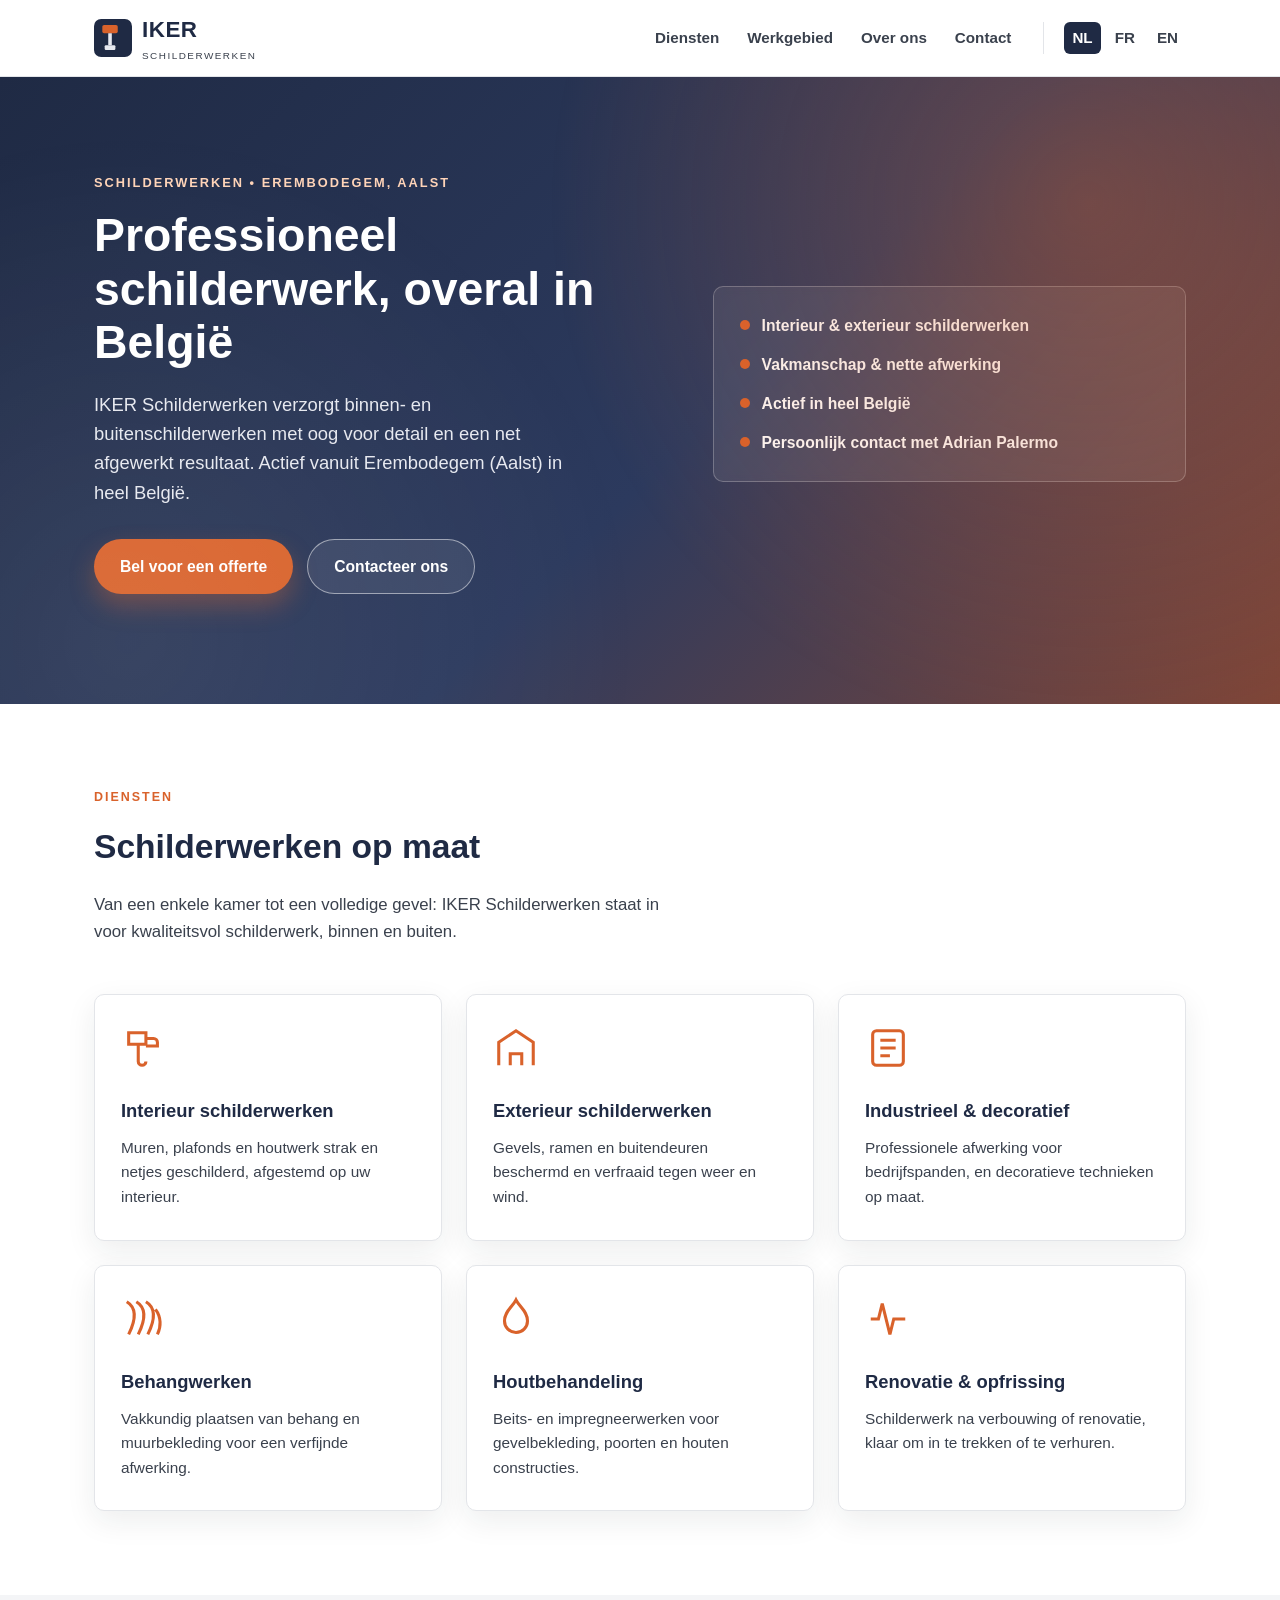
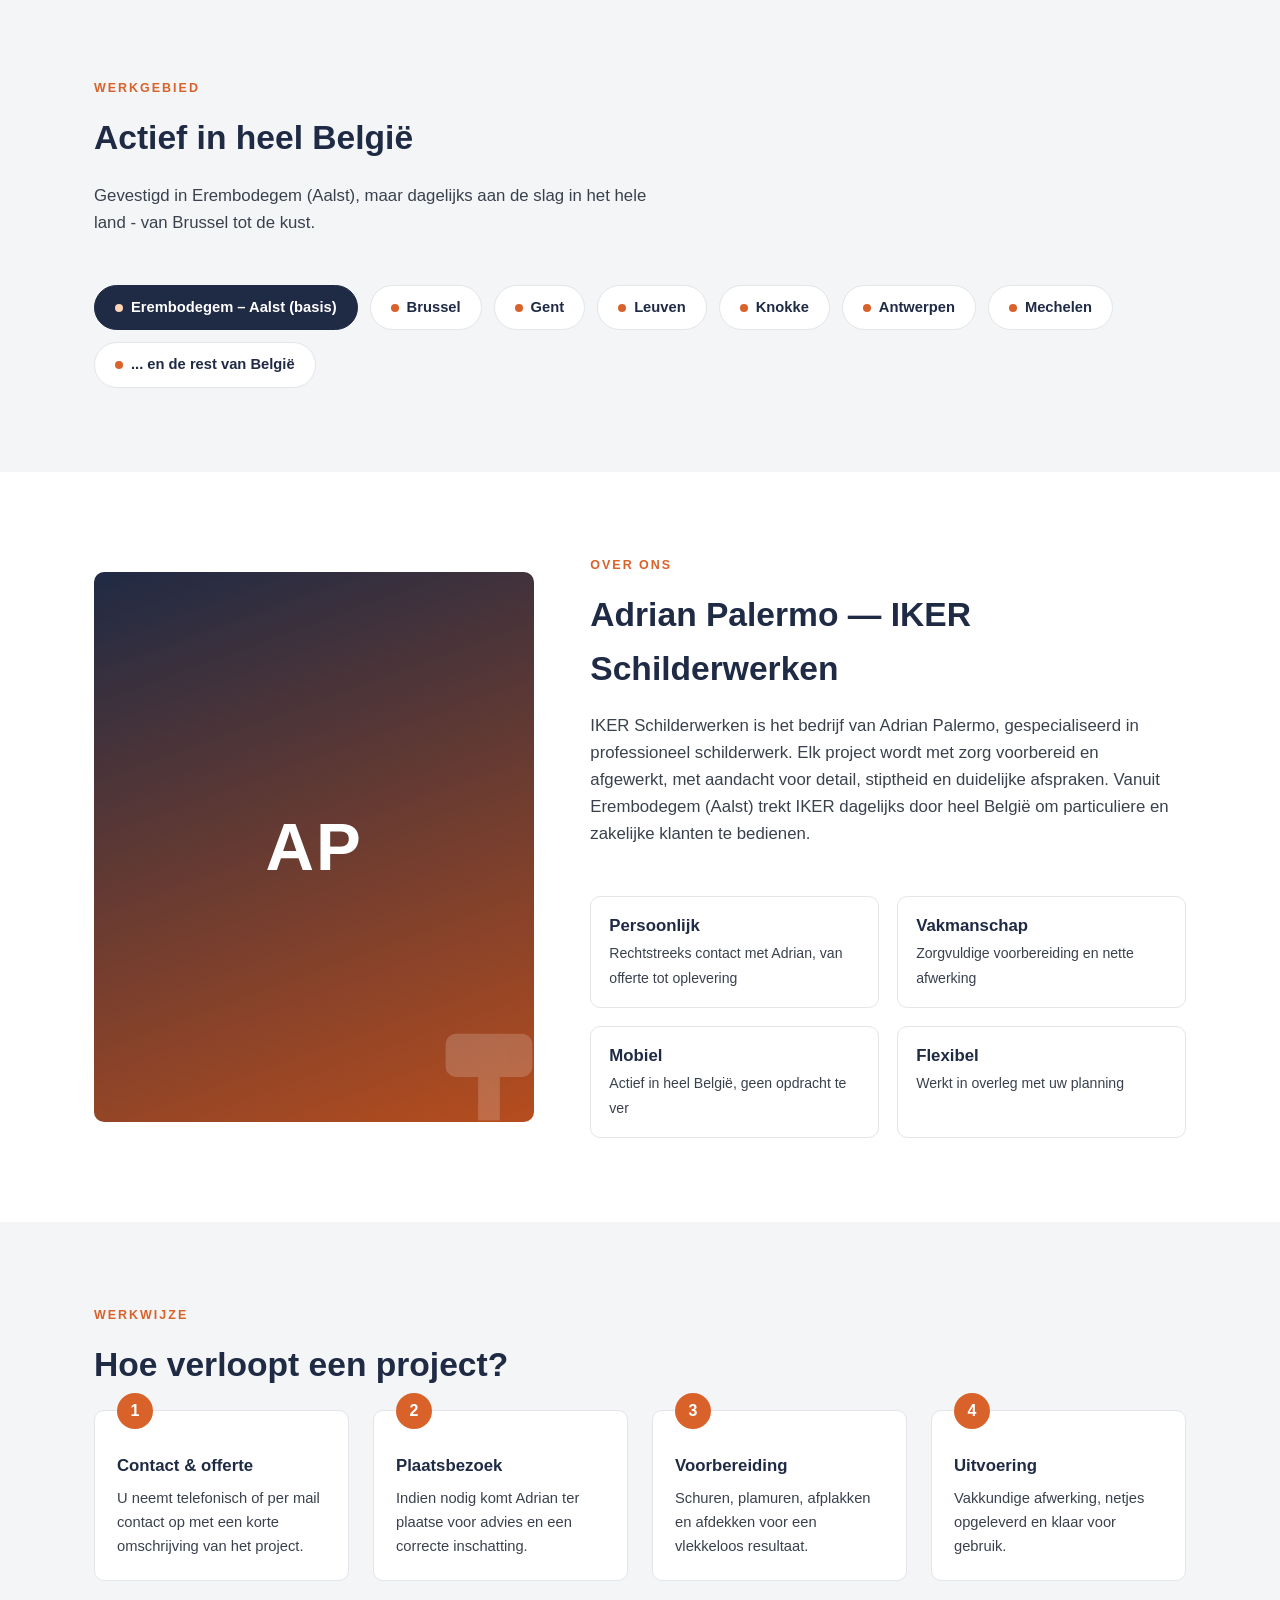
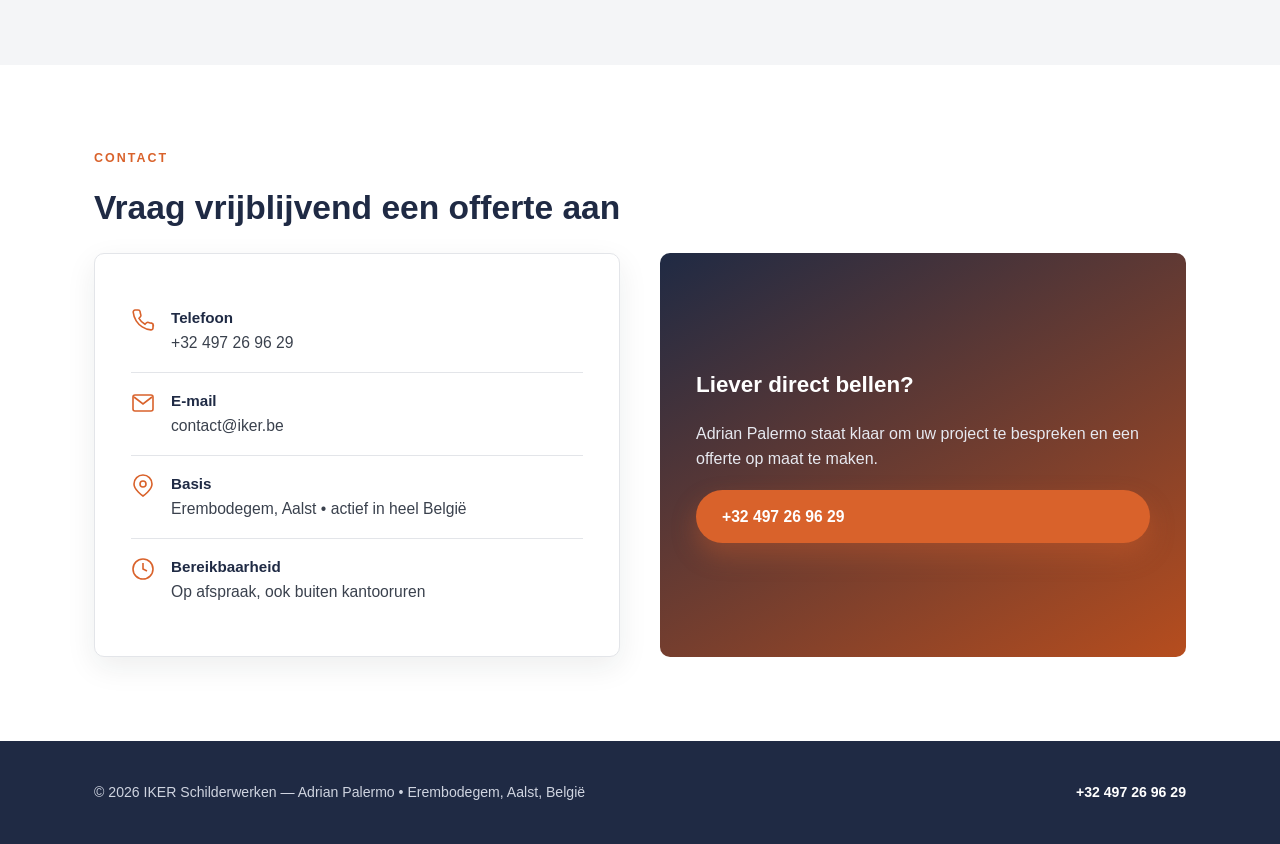
<file: index.html>
<!DOCTYPE html>
<html lang="nl">
<head>
<meta charset="UTF-8">
<meta name="viewport" content="width=device-width, initial-scale=1.0">
<title>IKER Schilderwerken | Professioneel schilderwerk in heel België</title>
<meta name="description" content="IKER Schilderwerken - professionele binnen- en buitenschilderwerken, actief in heel België: Aalst, Brussel, Gent, Leuven, Knokke en meer.">
<link rel="icon" type="image/svg+xml" href="assets/img/favicon.svg">
<link rel="stylesheet" href="assets/css/style.css">
</head>
<body>

<header class="site-header">
  <div class="container">
    <a class="brand" href="index.html">
      <svg class="mark" viewBox="0 0 64 64" fill="none" xmlns="http://www.w3.org/2000/svg">
        <rect width="64" height="64" rx="12" fill="#1f2a44"/>
        <rect x="14" y="10" width="26" height="14" rx="3" fill="#d9622b"/>
        <rect x="24" y="24" width="6" height="20" fill="#e7e9f0"/>
        <rect x="18" y="44" width="18" height="8" rx="2" fill="#e7e9f0"/>
      </svg>
      <span>IKER<br><small>Schilderwerken</small></span>
    </a>
    <button class="nav-toggle" aria-label="Menu">
      <span></span><span></span><span></span>
    </button>
    <nav class="main-nav">
      <a href="#diensten">Diensten</a>
      <a href="#werkgebied">Werkgebied</a>
      <a href="#over-ons">Over ons</a>
      <a href="#contact">Contact</a>
      <div class="lang-switch">
        <a href="index.html" class="active">NL</a>
        <a href="fr.html">FR</a>
        <a href="en.html">EN</a>
      </div>
    </nav>
  </div>
</header>

<section class="hero">
  <div class="container">
    <div>
      <p class="hero-eyebrow">Schilderwerken &bull; Erembodegem, Aalst</p>
      <h1>Professioneel schilderwerk, overal in België</h1>
      <p class="lead">IKER Schilderwerken verzorgt binnen- en buitenschilderwerken met oog voor detail en een net afgewerkt resultaat. Actief vanuit Erembodegem (Aalst) in heel België.</p>
      <div class="cta-row">
        <a class="btn btn-primary" href="tel:+32497269629">Bel voor een offerte</a>
        <a class="btn btn-ghost" href="#contact">Contacteer ons</a>
      </div>
    </div>
    <div class="hero-badge-card">
      <ul>
        <li><span class="dot"></span> Interieur &amp; exterieur schilderwerken</li>
        <li><span class="dot"></span> Vakmanschap &amp; nette afwerking</li>
        <li><span class="dot"></span> Actief in heel België</li>
        <li><span class="dot"></span> Persoonlijk contact met Adrian Palermo</li>
      </ul>
    </div>
  </div>
</section>

<section id="diensten">
  <div class="container">
    <p class="eyebrow">Diensten</p>
    <h2 class="section-title">Schilderwerken op maat</h2>
    <p class="section-intro">Van een enkele kamer tot een volledige gevel: IKER Schilderwerken staat in voor kwaliteitsvol schilderwerk, binnen en buiten.</p>
    <div class="services-grid">
      <div class="service-card">
        <svg class="icon" viewBox="0 0 24 24" fill="none" stroke="currentColor" stroke-width="1.6"><path d="M4 4h9v6H4z"/><path d="M13 7h4a2 2 0 0 1 2 2v2h-6"/><path d="M9 10v9a2 2 0 0 0 4 0"/></svg>
        <h3>Interieur schilderwerken</h3>
        <p>Muren, plafonds en houtwerk strak en netjes geschilderd, afgestemd op uw interieur.</p>
      </div>
      <div class="service-card">
        <svg class="icon" viewBox="0 0 24 24" fill="none" stroke="currentColor" stroke-width="1.6"><path d="M3 21V9l9-6 9 6v12"/><path d="M9 21v-6h6v6"/></svg>
        <h3>Exterieur schilderwerken</h3>
        <p>Gevels, ramen en buitendeuren beschermd en verfraaid tegen weer en wind.</p>
      </div>
      <div class="service-card">
        <svg class="icon" viewBox="0 0 24 24" fill="none" stroke="currentColor" stroke-width="1.6"><rect x="4" y="3" width="16" height="18" rx="2"/><path d="M8 8h8M8 12h8M8 16h5"/></svg>
        <h3>Industrieel &amp; decoratief</h3>
        <p>Professionele afwerking voor bedrijfspanden, en decoratieve technieken op maat.</p>
      </div>
      <div class="service-card">
        <svg class="icon" viewBox="0 0 24 24" fill="none" stroke="currentColor" stroke-width="1.6"><path d="M4 20c4-8 4-14-1-17M9 20c4-8 4-14-1-17M14 20c4-8 4-14-1-17M19 20c2-4 2-9-1-13"/></svg>
        <h3>Behangwerken</h3>
        <p>Vakkundig plaatsen van behang en muurbekleding voor een verfijnde afwerking.</p>
      </div>
      <div class="service-card">
        <svg class="icon" viewBox="0 0 24 24" fill="none" stroke="currentColor" stroke-width="1.6"><path d="M12 2c2 4 6 6 6 11a6 6 0 0 1-12 0c0-5 4-7 6-11z"/></svg>
        <h3>Houtbehandeling</h3>
        <p>Beits- en impregneerwerken voor gevelbekleding, poorten en houten constructies.</p>
      </div>
      <div class="service-card">
        <svg class="icon" viewBox="0 0 24 24" fill="none" stroke="currentColor" stroke-width="1.6"><path d="M3 12h4l2-8 4 16 2-8h6"/></svg>
        <h3>Renovatie &amp; opfrissing</h3>
        <p>Schilderwerk na verbouwing of renovatie, klaar om in te trekken of te verhuren.</p>
      </div>
    </div>
  </div>
</section>

<section id="werkgebied" class="section-alt">
  <div class="container">
    <p class="eyebrow">Werkgebied</p>
    <h2 class="section-title">Actief in heel België</h2>
    <p class="section-intro">Gevestigd in Erembodegem (Aalst), maar dagelijks aan de slag in het hele land - van Brussel tot de kust.</p>
    <div class="coverage-map">
      <span class="city-chip hq">Erembodegem &ndash; Aalst (basis)</span>
      <span class="city-chip">Brussel</span>
      <span class="city-chip">Gent</span>
      <span class="city-chip">Leuven</span>
      <span class="city-chip">Knokke</span>
      <span class="city-chip">Antwerpen</span>
      <span class="city-chip">Mechelen</span>
      <span class="city-chip">... en de rest van België</span>
    </div>
  </div>
</section>

<section id="over-ons">
  <div class="container">
    <div class="about-grid">
      <div class="about-portrait">
        <span class="initials">AP</span>
        <svg class="roller" viewBox="0 0 24 24" fill="currentColor"><rect x="4" y="4" width="16" height="8" rx="2"/><rect x="10" y="12" width="4" height="8"/></svg>
      </div>
      <div>
        <p class="eyebrow">Over ons</p>
        <h2 class="section-title">Adrian Palermo &mdash; IKER Schilderwerken</h2>
        <p class="section-intro">IKER Schilderwerken is het bedrijf van Adrian Palermo, gespecialiseerd in professioneel schilderwerk. Elk project wordt met zorg voorbereid en afgewerkt, met aandacht voor detail, stiptheid en duidelijke afspraken. Vanuit Erembodegem (Aalst) trekt IKER dagelijks door heel België om particuliere en zakelijke klanten te bedienen.</p>
        <ul class="about-facts">
          <li><strong>Persoonlijk</strong><span>Rechtstreeks contact met Adrian, van offerte tot oplevering</span></li>
          <li><strong>Vakmanschap</strong><span>Zorgvuldige voorbereiding en nette afwerking</span></li>
          <li><strong>Mobiel</strong><span>Actief in heel België, geen opdracht te ver</span></li>
          <li><strong>Flexibel</strong><span>Werkt in overleg met uw planning</span></li>
        </ul>
      </div>
    </div>
  </div>
</section>

<section class="section-alt">
  <div class="container">
    <p class="eyebrow">Werkwijze</p>
    <h2 class="section-title">Hoe verloopt een project?</h2>
    <div class="process-list">
      <div class="process-step">
        <h3>Contact &amp; offerte</h3>
        <p>U neemt telefonisch of per mail contact op met een korte omschrijving van het project.</p>
      </div>
      <div class="process-step">
        <h3>Plaatsbezoek</h3>
        <p>Indien nodig komt Adrian ter plaatse voor advies en een correcte inschatting.</p>
      </div>
      <div class="process-step">
        <h3>Voorbereiding</h3>
        <p>Schuren, plamuren, afplakken en afdekken voor een vlekkeloos resultaat.</p>
      </div>
      <div class="process-step">
        <h3>Uitvoering</h3>
        <p>Vakkundige afwerking, netjes opgeleverd en klaar voor gebruik.</p>
      </div>
    </div>
  </div>
</section>

<section id="contact">
  <div class="container">
    <p class="eyebrow">Contact</p>
    <h2 class="section-title">Vraag vrijblijvend een offerte aan</h2>
    <div class="contact-grid">
      <div class="contact-card">
        <div class="contact-line">
          <svg class="icon" viewBox="0 0 24 24" fill="none" stroke="currentColor" stroke-width="1.6"><path d="M22 16.9v3a2 2 0 0 1-2.2 2 19.8 19.8 0 0 1-8.6-3 19.5 19.5 0 0 1-6-6 19.8 19.8 0 0 1-3-8.7A2 2 0 0 1 4.1 2h3a2 2 0 0 1 2 1.7c.1 1 .3 2 .7 3a2 2 0 0 1-.4 2.1L8 10.3a16 16 0 0 0 6 6l1.5-1.5a2 2 0 0 1 2.1-.4c1 .4 2 .6 3 .7a2 2 0 0 1 1.7 2z"/></svg>
          <div><strong>Telefoon</strong><a href="tel:+32497269629">+32 497 26 96 29</a></div>
        </div>
        <div class="contact-line">
          <svg class="icon" viewBox="0 0 24 24" fill="none" stroke="currentColor" stroke-width="1.6"><rect x="2" y="4" width="20" height="16" rx="2"/><path d="m3 6 9 7 9-7"/></svg>
          <div><strong>E-mail</strong><a href="mailto:contact@iker.be">contact@iker.be</a></div>
        </div>
        <div class="contact-line">
          <svg class="icon" viewBox="0 0 24 24" fill="none" stroke="currentColor" stroke-width="1.6"><path d="M21 10c0 6-9 12-9 12S3 16 3 10a9 9 0 0 1 18 0z"/><circle cx="12" cy="10" r="3"/></svg>
          <div><strong>Basis</strong><span class="value">Erembodegem, Aalst &bull; actief in heel België</span></div>
        </div>
        <div class="contact-line">
          <svg class="icon" viewBox="0 0 24 24" fill="none" stroke="currentColor" stroke-width="1.6"><circle cx="12" cy="12" r="10"/><path d="M12 6v6l4 2"/></svg>
          <div><strong>Bereikbaarheid</strong><span class="value">Op afspraak, ook buiten kantooruren</span></div>
        </div>
      </div>
      <div class="contact-cta">
        <h3>Liever direct bellen?</h3>
        <p>Adrian Palermo staat klaar om uw project te bespreken en een offerte op maat te maken.</p>
        <a class="btn btn-primary" href="tel:+32497269629">+32 497 26 96 29</a>
      </div>
    </div>
  </div>
</section>

<footer>
  <div class="container">
    <span>&copy; <span id="year"></span> IKER Schilderwerken &mdash; Adrian Palermo &bull; Erembodegem, Aalst, België</span>
    <a href="tel:+32497269629">+32 497 26 96 29</a>
  </div>
</footer>

<script>document.getElementById("year").textContent = new Date().getFullYear();</script>
<script src="assets/js/main.js"></script>
</body>
</html>
</file>
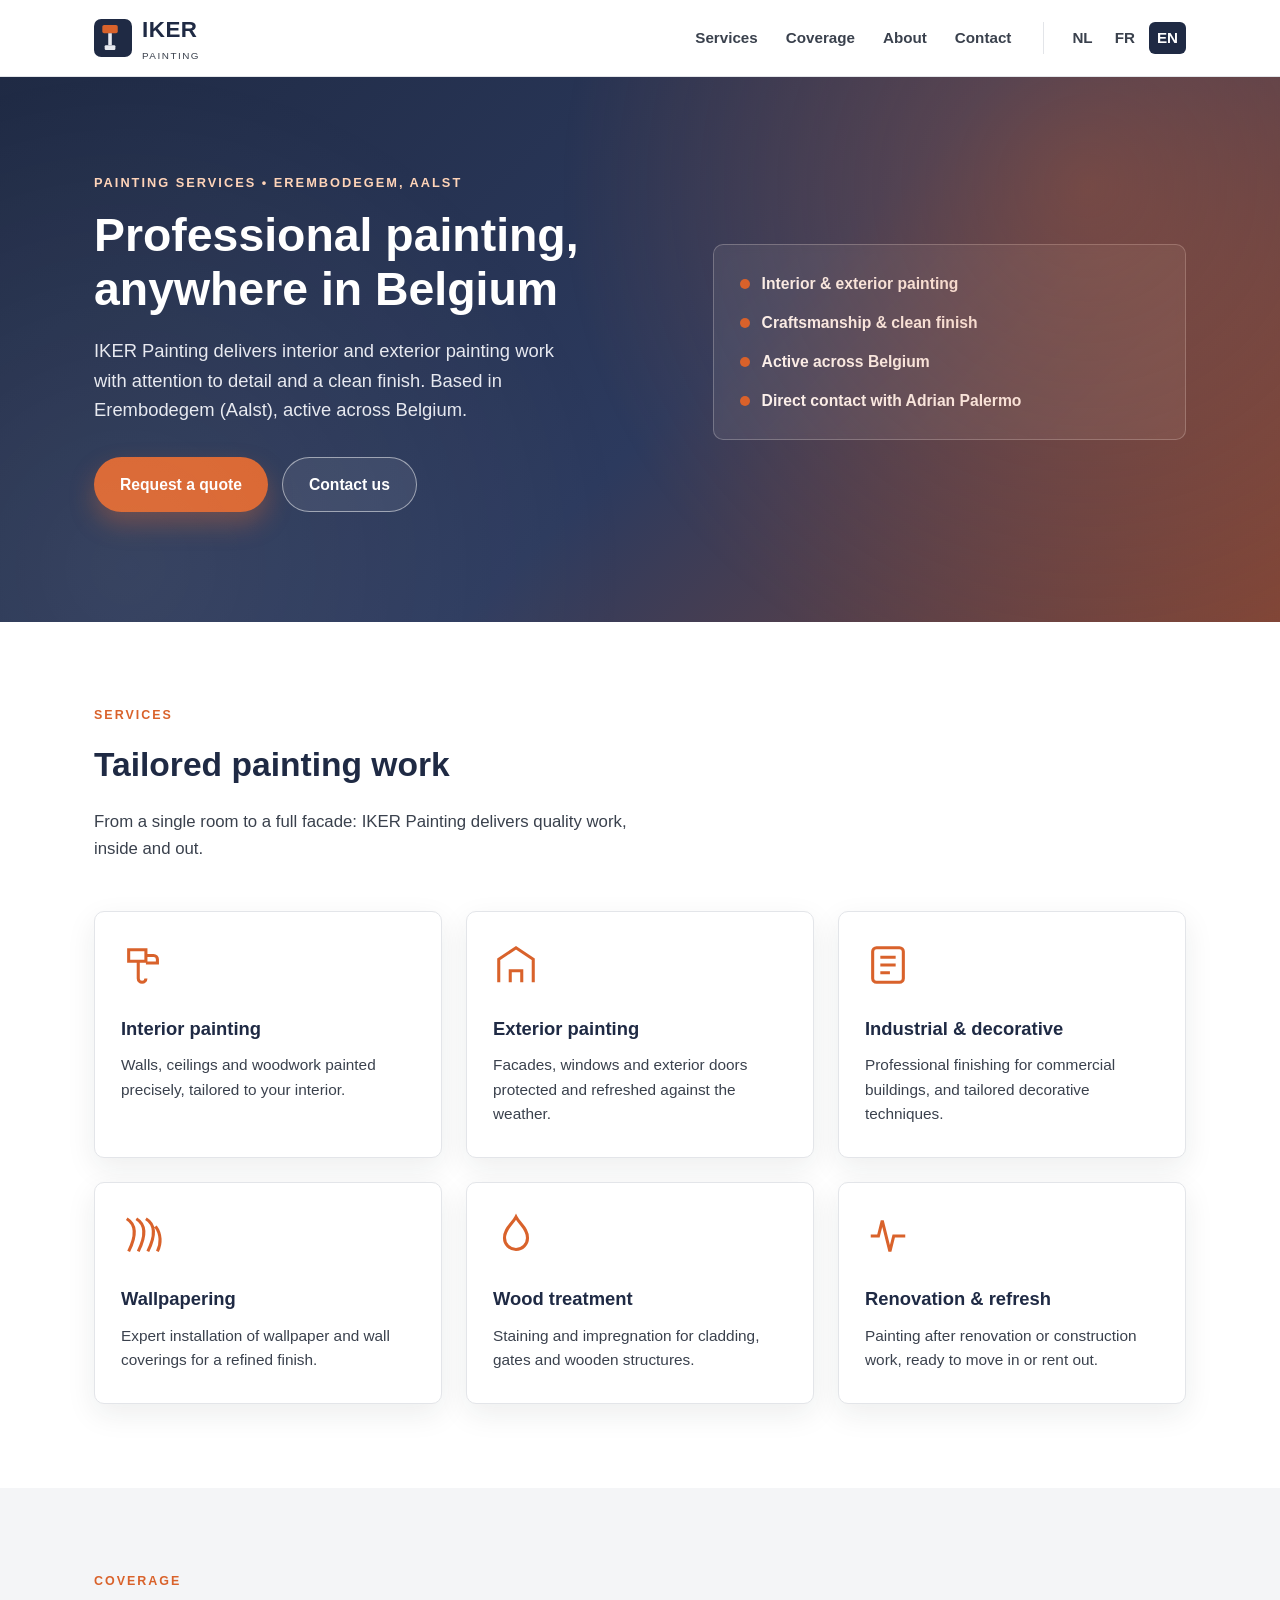
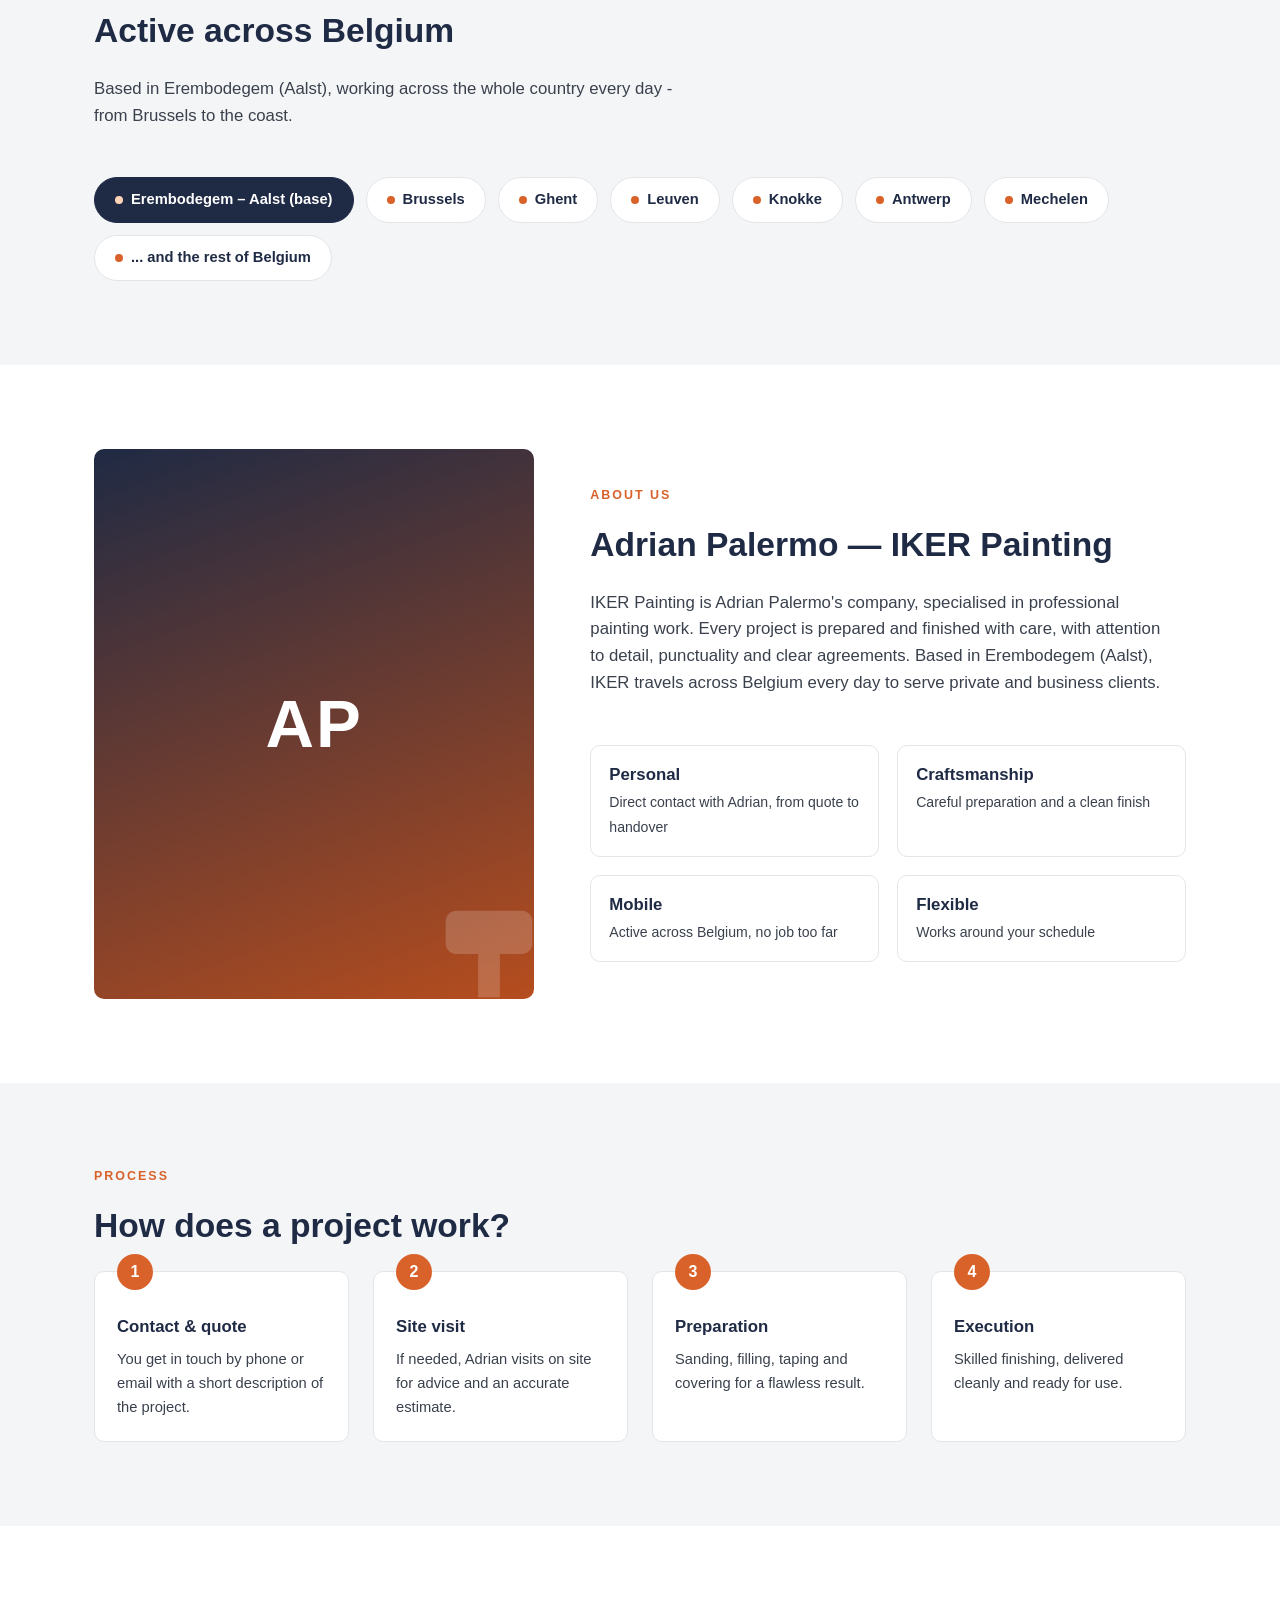
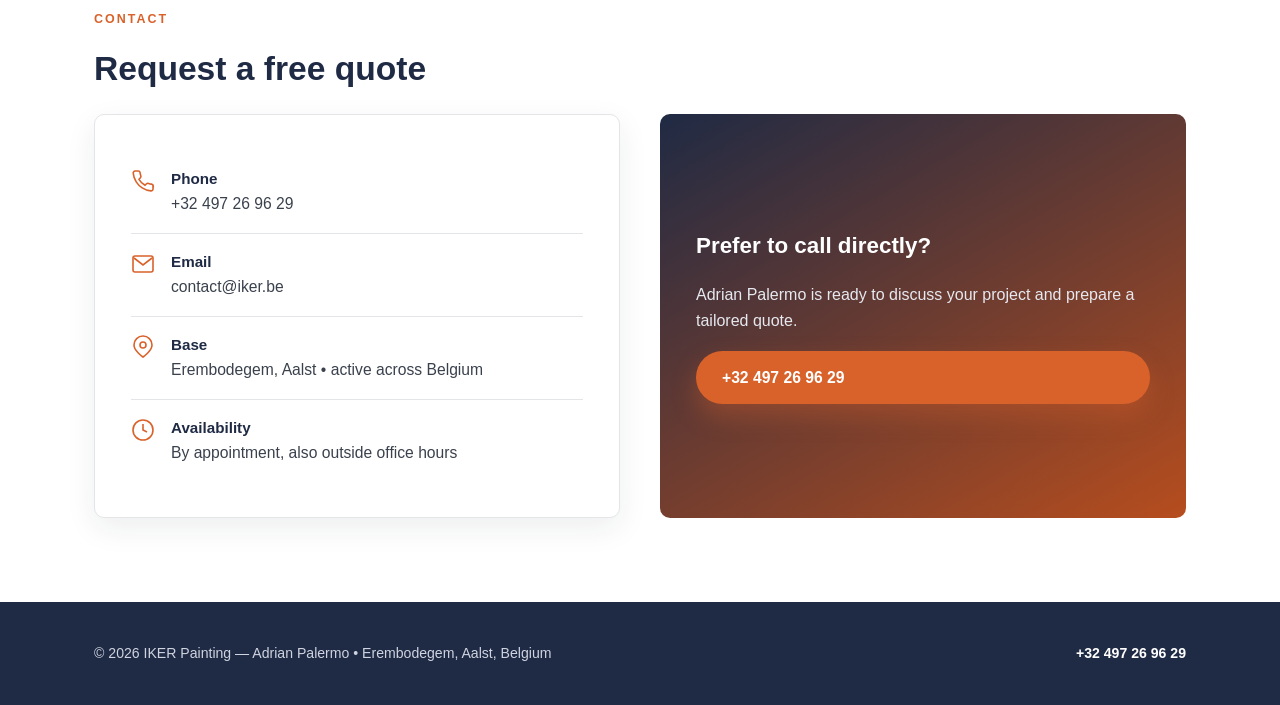
<file: en.html>
<!DOCTYPE html>
<html lang="en">
<head>
<meta charset="UTF-8">
<meta name="viewport" content="width=device-width, initial-scale=1.0">
<title>IKER Painting | Professional Painting Services Across Belgium</title>
<meta name="description" content="IKER Painting - professional interior and exterior painting services, active across Belgium: Aalst, Brussels, Ghent, Leuven, Knokke and more.">
<link rel="icon" type="image/svg+xml" href="assets/img/favicon.svg">
<link rel="stylesheet" href="assets/css/style.css">
</head>
<body>

<header class="site-header">
  <div class="container">
    <a class="brand" href="en.html">
      <svg class="mark" viewBox="0 0 64 64" fill="none" xmlns="http://www.w3.org/2000/svg">
        <rect width="64" height="64" rx="12" fill="#1f2a44"/>
        <rect x="14" y="10" width="26" height="14" rx="3" fill="#d9622b"/>
        <rect x="24" y="24" width="6" height="20" fill="#e7e9f0"/>
        <rect x="18" y="44" width="18" height="8" rx="2" fill="#e7e9f0"/>
      </svg>
      <span>IKER<br><small>Painting</small></span>
    </a>
    <button class="nav-toggle" aria-label="Menu">
      <span></span><span></span><span></span>
    </button>
    <nav class="main-nav">
      <a href="#services">Services</a>
      <a href="#coverage">Coverage</a>
      <a href="#about">About</a>
      <a href="#contact">Contact</a>
      <div class="lang-switch">
        <a href="index.html">NL</a>
        <a href="fr.html">FR</a>
        <a href="en.html" class="active">EN</a>
      </div>
    </nav>
  </div>
</header>

<section class="hero">
  <div class="container">
    <div>
      <p class="hero-eyebrow">Painting Services &bull; Erembodegem, Aalst</p>
      <h1>Professional painting, anywhere in Belgium</h1>
      <p class="lead">IKER Painting delivers interior and exterior painting work with attention to detail and a clean finish. Based in Erembodegem (Aalst), active across Belgium.</p>
      <div class="cta-row">
        <a class="btn btn-primary" href="tel:+32497269629">Request a quote</a>
        <a class="btn btn-ghost" href="#contact">Contact us</a>
      </div>
    </div>
    <div class="hero-badge-card">
      <ul>
        <li><span class="dot"></span> Interior &amp; exterior painting</li>
        <li><span class="dot"></span> Craftsmanship &amp; clean finish</li>
        <li><span class="dot"></span> Active across Belgium</li>
        <li><span class="dot"></span> Direct contact with Adrian Palermo</li>
      </ul>
    </div>
  </div>
</section>

<section id="services">
  <div class="container">
    <p class="eyebrow">Services</p>
    <h2 class="section-title">Tailored painting work</h2>
    <p class="section-intro">From a single room to a full facade: IKER Painting delivers quality work, inside and out.</p>
    <div class="services-grid">
      <div class="service-card">
        <svg class="icon" viewBox="0 0 24 24" fill="none" stroke="currentColor" stroke-width="1.6"><path d="M4 4h9v6H4z"/><path d="M13 7h4a2 2 0 0 1 2 2v2h-6"/><path d="M9 10v9a2 2 0 0 0 4 0"/></svg>
        <h3>Interior painting</h3>
        <p>Walls, ceilings and woodwork painted precisely, tailored to your interior.</p>
      </div>
      <div class="service-card">
        <svg class="icon" viewBox="0 0 24 24" fill="none" stroke="currentColor" stroke-width="1.6"><path d="M3 21V9l9-6 9 6v12"/><path d="M9 21v-6h6v6"/></svg>
        <h3>Exterior painting</h3>
        <p>Facades, windows and exterior doors protected and refreshed against the weather.</p>
      </div>
      <div class="service-card">
        <svg class="icon" viewBox="0 0 24 24" fill="none" stroke="currentColor" stroke-width="1.6"><rect x="4" y="3" width="16" height="18" rx="2"/><path d="M8 8h8M8 12h8M8 16h5"/></svg>
        <h3>Industrial &amp; decorative</h3>
        <p>Professional finishing for commercial buildings, and tailored decorative techniques.</p>
      </div>
      <div class="service-card">
        <svg class="icon" viewBox="0 0 24 24" fill="none" stroke="currentColor" stroke-width="1.6"><path d="M4 20c4-8 4-14-1-17M9 20c4-8 4-14-1-17M14 20c4-8 4-14-1-17M19 20c2-4 2-9-1-13"/></svg>
        <h3>Wallpapering</h3>
        <p>Expert installation of wallpaper and wall coverings for a refined finish.</p>
      </div>
      <div class="service-card">
        <svg class="icon" viewBox="0 0 24 24" fill="none" stroke="currentColor" stroke-width="1.6"><path d="M12 2c2 4 6 6 6 11a6 6 0 0 1-12 0c0-5 4-7 6-11z"/></svg>
        <h3>Wood treatment</h3>
        <p>Staining and impregnation for cladding, gates and wooden structures.</p>
      </div>
      <div class="service-card">
        <svg class="icon" viewBox="0 0 24 24" fill="none" stroke="currentColor" stroke-width="1.6"><path d="M3 12h4l2-8 4 16 2-8h6"/></svg>
        <h3>Renovation &amp; refresh</h3>
        <p>Painting after renovation or construction work, ready to move in or rent out.</p>
      </div>
    </div>
  </div>
</section>

<section id="coverage" class="section-alt">
  <div class="container">
    <p class="eyebrow">Coverage</p>
    <h2 class="section-title">Active across Belgium</h2>
    <p class="section-intro">Based in Erembodegem (Aalst), working across the whole country every day - from Brussels to the coast.</p>
    <div class="coverage-map">
      <span class="city-chip hq">Erembodegem &ndash; Aalst (base)</span>
      <span class="city-chip">Brussels</span>
      <span class="city-chip">Ghent</span>
      <span class="city-chip">Leuven</span>
      <span class="city-chip">Knokke</span>
      <span class="city-chip">Antwerp</span>
      <span class="city-chip">Mechelen</span>
      <span class="city-chip">... and the rest of Belgium</span>
    </div>
  </div>
</section>

<section id="about">
  <div class="container">
    <div class="about-grid">
      <div class="about-portrait">
        <span class="initials">AP</span>
        <svg class="roller" viewBox="0 0 24 24" fill="currentColor"><rect x="4" y="4" width="16" height="8" rx="2"/><rect x="10" y="12" width="4" height="8"/></svg>
      </div>
      <div>
        <p class="eyebrow">About us</p>
        <h2 class="section-title">Adrian Palermo &mdash; IKER Painting</h2>
        <p class="section-intro">IKER Painting is Adrian Palermo's company, specialised in professional painting work. Every project is prepared and finished with care, with attention to detail, punctuality and clear agreements. Based in Erembodegem (Aalst), IKER travels across Belgium every day to serve private and business clients.</p>
        <ul class="about-facts">
          <li><strong>Personal</strong><span>Direct contact with Adrian, from quote to handover</span></li>
          <li><strong>Craftsmanship</strong><span>Careful preparation and a clean finish</span></li>
          <li><strong>Mobile</strong><span>Active across Belgium, no job too far</span></li>
          <li><strong>Flexible</strong><span>Works around your schedule</span></li>
        </ul>
      </div>
    </div>
  </div>
</section>

<section class="section-alt">
  <div class="container">
    <p class="eyebrow">Process</p>
    <h2 class="section-title">How does a project work?</h2>
    <div class="process-list">
      <div class="process-step">
        <h3>Contact &amp; quote</h3>
        <p>You get in touch by phone or email with a short description of the project.</p>
      </div>
      <div class="process-step">
        <h3>Site visit</h3>
        <p>If needed, Adrian visits on site for advice and an accurate estimate.</p>
      </div>
      <div class="process-step">
        <h3>Preparation</h3>
        <p>Sanding, filling, taping and covering for a flawless result.</p>
      </div>
      <div class="process-step">
        <h3>Execution</h3>
        <p>Skilled finishing, delivered cleanly and ready for use.</p>
      </div>
    </div>
  </div>
</section>

<section id="contact">
  <div class="container">
    <p class="eyebrow">Contact</p>
    <h2 class="section-title">Request a free quote</h2>
    <div class="contact-grid">
      <div class="contact-card">
        <div class="contact-line">
          <svg class="icon" viewBox="0 0 24 24" fill="none" stroke="currentColor" stroke-width="1.6"><path d="M22 16.9v3a2 2 0 0 1-2.2 2 19.8 19.8 0 0 1-8.6-3 19.5 19.5 0 0 1-6-6 19.8 19.8 0 0 1-3-8.7A2 2 0 0 1 4.1 2h3a2 2 0 0 1 2 1.7c.1 1 .3 2 .7 3a2 2 0 0 1-.4 2.1L8 10.3a16 16 0 0 0 6 6l1.5-1.5a2 2 0 0 1 2.1-.4c1 .4 2 .6 3 .7a2 2 0 0 1 1.7 2z"/></svg>
          <div><strong>Phone</strong><a href="tel:+32497269629">+32 497 26 96 29</a></div>
        </div>
        <div class="contact-line">
          <svg class="icon" viewBox="0 0 24 24" fill="none" stroke="currentColor" stroke-width="1.6"><rect x="2" y="4" width="20" height="16" rx="2"/><path d="m3 6 9 7 9-7"/></svg>
          <div><strong>Email</strong><a href="mailto:contact@iker.be">contact@iker.be</a></div>
        </div>
        <div class="contact-line">
          <svg class="icon" viewBox="0 0 24 24" fill="none" stroke="currentColor" stroke-width="1.6"><path d="M21 10c0 6-9 12-9 12S3 16 3 10a9 9 0 0 1 18 0z"/><circle cx="12" cy="10" r="3"/></svg>
          <div><strong>Base</strong><span class="value">Erembodegem, Aalst &bull; active across Belgium</span></div>
        </div>
        <div class="contact-line">
          <svg class="icon" viewBox="0 0 24 24" fill="none" stroke="currentColor" stroke-width="1.6"><circle cx="12" cy="12" r="10"/><path d="M12 6v6l4 2"/></svg>
          <div><strong>Availability</strong><span class="value">By appointment, also outside office hours</span></div>
        </div>
      </div>
      <div class="contact-cta">
        <h3>Prefer to call directly?</h3>
        <p>Adrian Palermo is ready to discuss your project and prepare a tailored quote.</p>
        <a class="btn btn-primary" href="tel:+32497269629">+32 497 26 96 29</a>
      </div>
    </div>
  </div>
</section>

<footer>
  <div class="container">
    <span>&copy; <span id="year"></span> IKER Painting &mdash; Adrian Palermo &bull; Erembodegem, Aalst, Belgium</span>
    <a href="tel:+32497269629">+32 497 26 96 29</a>
  </div>
</footer>

<script>document.getElementById("year").textContent = new Date().getFullYear();</script>
<script src="assets/js/main.js"></script>
</body>
</html>
</file>
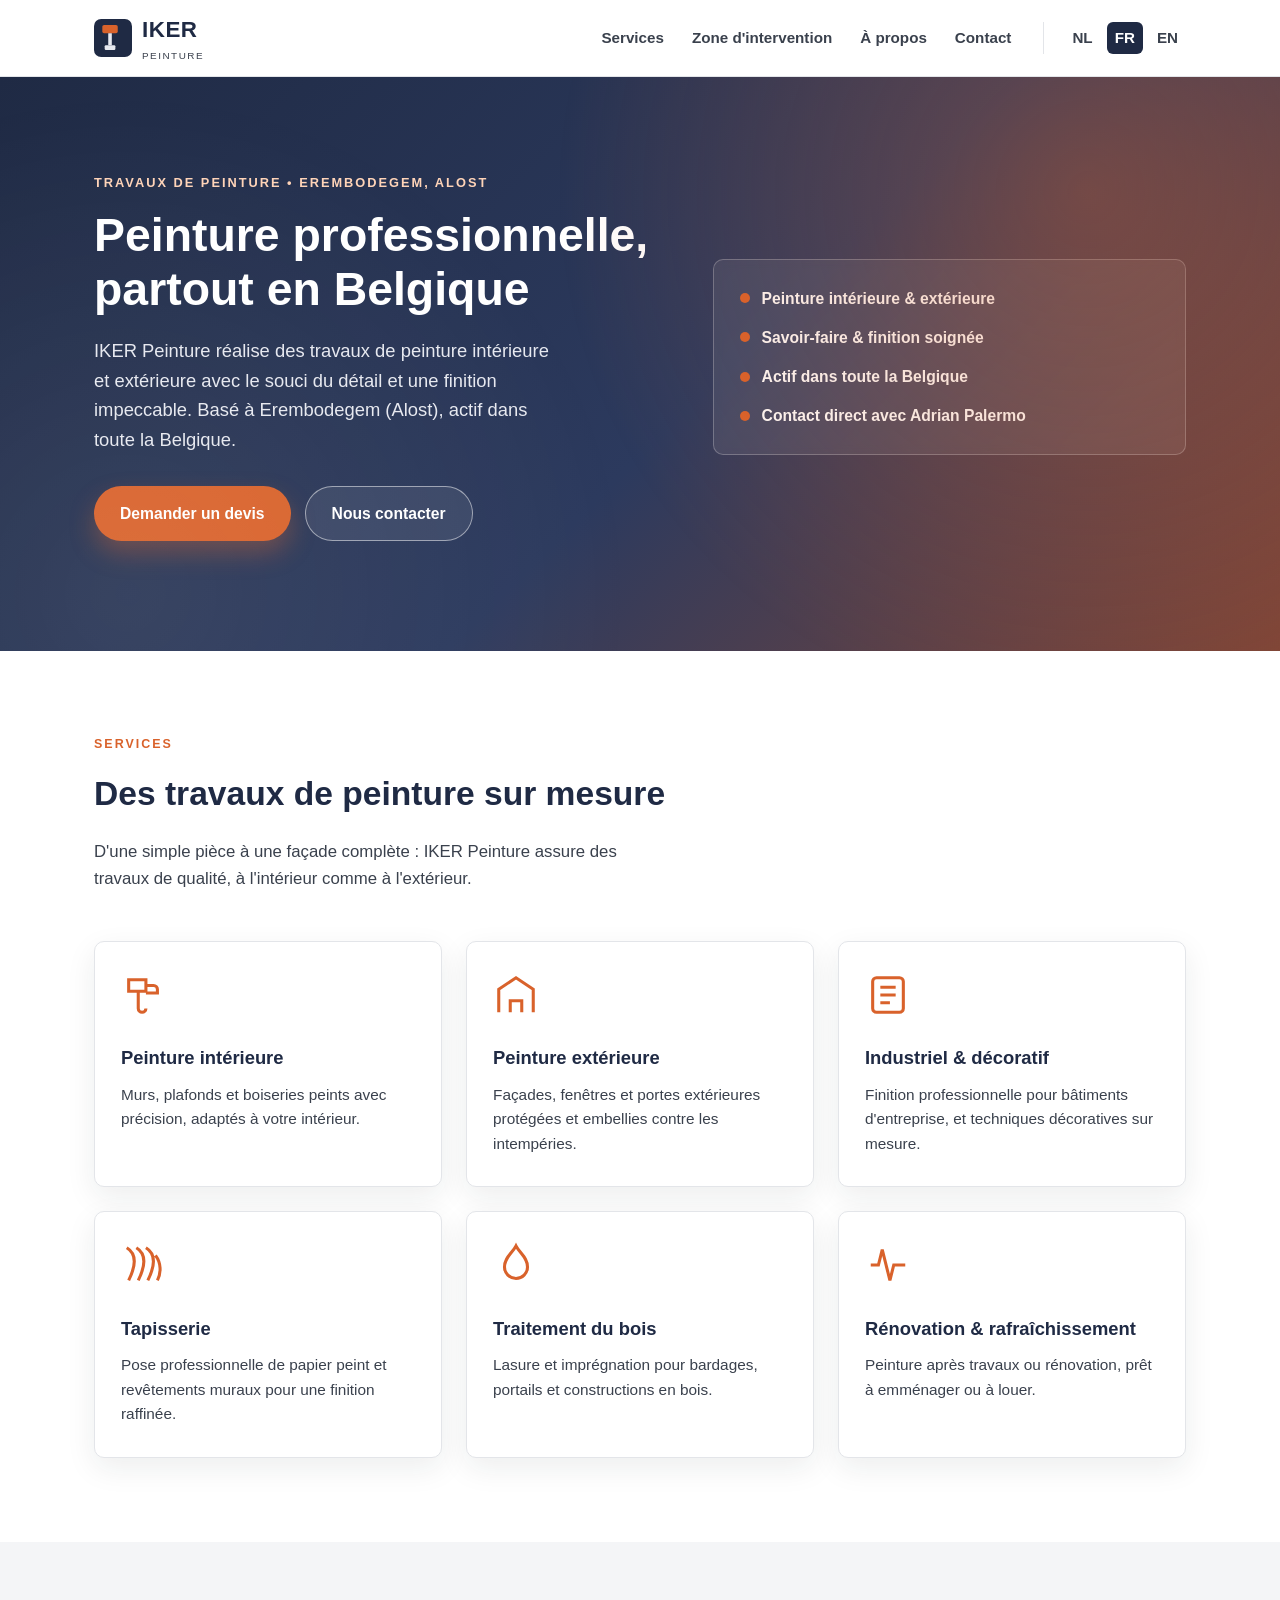
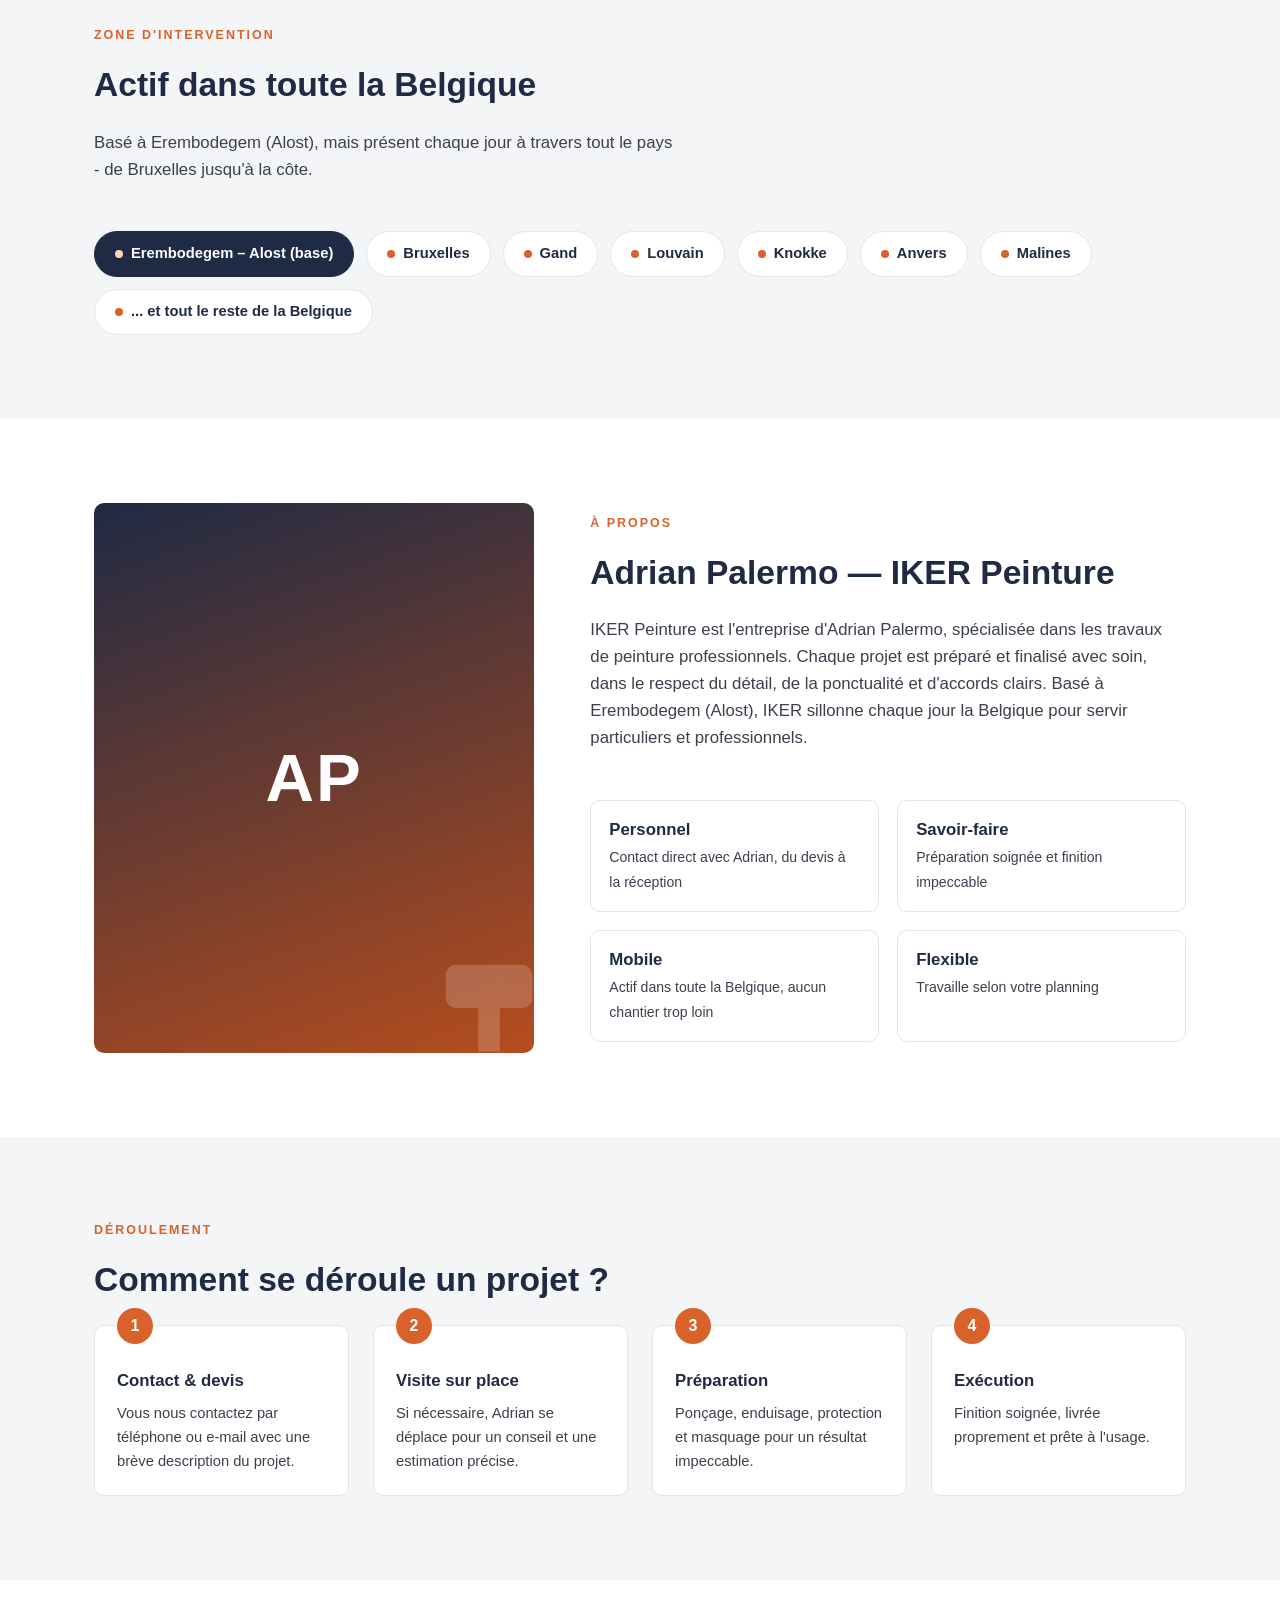
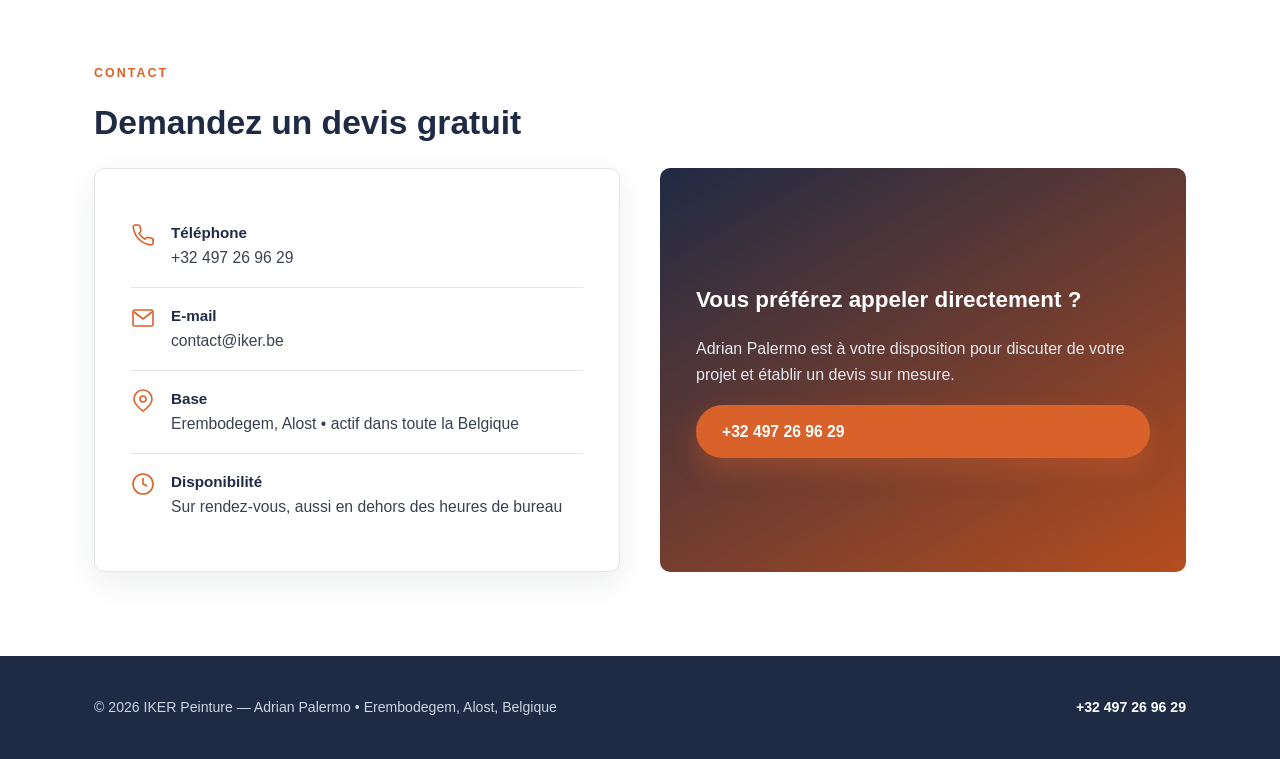
<file: fr.html>
<!DOCTYPE html>
<html lang="fr">
<head>
<meta charset="UTF-8">
<meta name="viewport" content="width=device-width, initial-scale=1.0">
<title>IKER Peinture | Travaux de peinture professionnels dans toute la Belgique</title>
<meta name="description" content="IKER Peinture - travaux de peinture intérieure et extérieure professionnels, actif dans toute la Belgique : Alost, Bruxelles, Gand, Louvain, Knokke et plus.">
<link rel="icon" type="image/svg+xml" href="assets/img/favicon.svg">
<link rel="stylesheet" href="assets/css/style.css">
</head>
<body>

<header class="site-header">
  <div class="container">
    <a class="brand" href="fr.html">
      <svg class="mark" viewBox="0 0 64 64" fill="none" xmlns="http://www.w3.org/2000/svg">
        <rect width="64" height="64" rx="12" fill="#1f2a44"/>
        <rect x="14" y="10" width="26" height="14" rx="3" fill="#d9622b"/>
        <rect x="24" y="24" width="6" height="20" fill="#e7e9f0"/>
        <rect x="18" y="44" width="18" height="8" rx="2" fill="#e7e9f0"/>
      </svg>
      <span>IKER<br><small>Peinture</small></span>
    </a>
    <button class="nav-toggle" aria-label="Menu">
      <span></span><span></span><span></span>
    </button>
    <nav class="main-nav">
      <a href="#services">Services</a>
      <a href="#zone">Zone d'intervention</a>
      <a href="#a-propos">À propos</a>
      <a href="#contact">Contact</a>
      <div class="lang-switch">
        <a href="index.html">NL</a>
        <a href="fr.html" class="active">FR</a>
        <a href="en.html">EN</a>
      </div>
    </nav>
  </div>
</header>

<section class="hero">
  <div class="container">
    <div>
      <p class="hero-eyebrow">Travaux de peinture &bull; Erembodegem, Alost</p>
      <h1>Peinture professionnelle, partout en Belgique</h1>
      <p class="lead">IKER Peinture réalise des travaux de peinture intérieure et extérieure avec le souci du détail et une finition impeccable. Basé à Erembodegem (Alost), actif dans toute la Belgique.</p>
      <div class="cta-row">
        <a class="btn btn-primary" href="tel:+32497269629">Demander un devis</a>
        <a class="btn btn-ghost" href="#contact">Nous contacter</a>
      </div>
    </div>
    <div class="hero-badge-card">
      <ul>
        <li><span class="dot"></span> Peinture intérieure &amp; extérieure</li>
        <li><span class="dot"></span> Savoir-faire &amp; finition soignée</li>
        <li><span class="dot"></span> Actif dans toute la Belgique</li>
        <li><span class="dot"></span> Contact direct avec Adrian Palermo</li>
      </ul>
    </div>
  </div>
</section>

<section id="services">
  <div class="container">
    <p class="eyebrow">Services</p>
    <h2 class="section-title">Des travaux de peinture sur mesure</h2>
    <p class="section-intro">D'une simple pièce à une façade complète : IKER Peinture assure des travaux de qualité, à l'intérieur comme à l'extérieur.</p>
    <div class="services-grid">
      <div class="service-card">
        <svg class="icon" viewBox="0 0 24 24" fill="none" stroke="currentColor" stroke-width="1.6"><path d="M4 4h9v6H4z"/><path d="M13 7h4a2 2 0 0 1 2 2v2h-6"/><path d="M9 10v9a2 2 0 0 0 4 0"/></svg>
        <h3>Peinture intérieure</h3>
        <p>Murs, plafonds et boiseries peints avec précision, adaptés à votre intérieur.</p>
      </div>
      <div class="service-card">
        <svg class="icon" viewBox="0 0 24 24" fill="none" stroke="currentColor" stroke-width="1.6"><path d="M3 21V9l9-6 9 6v12"/><path d="M9 21v-6h6v6"/></svg>
        <h3>Peinture extérieure</h3>
        <p>Façades, fenêtres et portes extérieures protégées et embellies contre les intempéries.</p>
      </div>
      <div class="service-card">
        <svg class="icon" viewBox="0 0 24 24" fill="none" stroke="currentColor" stroke-width="1.6"><rect x="4" y="3" width="16" height="18" rx="2"/><path d="M8 8h8M8 12h8M8 16h5"/></svg>
        <h3>Industriel &amp; décoratif</h3>
        <p>Finition professionnelle pour bâtiments d'entreprise, et techniques décoratives sur mesure.</p>
      </div>
      <div class="service-card">
        <svg class="icon" viewBox="0 0 24 24" fill="none" stroke="currentColor" stroke-width="1.6"><path d="M4 20c4-8 4-14-1-17M9 20c4-8 4-14-1-17M14 20c4-8 4-14-1-17M19 20c2-4 2-9-1-13"/></svg>
        <h3>Tapisserie</h3>
        <p>Pose professionnelle de papier peint et revêtements muraux pour une finition raffinée.</p>
      </div>
      <div class="service-card">
        <svg class="icon" viewBox="0 0 24 24" fill="none" stroke="currentColor" stroke-width="1.6"><path d="M12 2c2 4 6 6 6 11a6 6 0 0 1-12 0c0-5 4-7 6-11z"/></svg>
        <h3>Traitement du bois</h3>
        <p>Lasure et imprégnation pour bardages, portails et constructions en bois.</p>
      </div>
      <div class="service-card">
        <svg class="icon" viewBox="0 0 24 24" fill="none" stroke="currentColor" stroke-width="1.6"><path d="M3 12h4l2-8 4 16 2-8h6"/></svg>
        <h3>Rénovation &amp; rafraîchissement</h3>
        <p>Peinture après travaux ou rénovation, prêt à emménager ou à louer.</p>
      </div>
    </div>
  </div>
</section>

<section id="zone" class="section-alt">
  <div class="container">
    <p class="eyebrow">Zone d'intervention</p>
    <h2 class="section-title">Actif dans toute la Belgique</h2>
    <p class="section-intro">Basé à Erembodegem (Alost), mais présent chaque jour à travers tout le pays - de Bruxelles jusqu'à la côte.</p>
    <div class="coverage-map">
      <span class="city-chip hq">Erembodegem &ndash; Alost (base)</span>
      <span class="city-chip">Bruxelles</span>
      <span class="city-chip">Gand</span>
      <span class="city-chip">Louvain</span>
      <span class="city-chip">Knokke</span>
      <span class="city-chip">Anvers</span>
      <span class="city-chip">Malines</span>
      <span class="city-chip">... et tout le reste de la Belgique</span>
    </div>
  </div>
</section>

<section id="a-propos">
  <div class="container">
    <div class="about-grid">
      <div class="about-portrait">
        <span class="initials">AP</span>
        <svg class="roller" viewBox="0 0 24 24" fill="currentColor"><rect x="4" y="4" width="16" height="8" rx="2"/><rect x="10" y="12" width="4" height="8"/></svg>
      </div>
      <div>
        <p class="eyebrow">À propos</p>
        <h2 class="section-title">Adrian Palermo &mdash; IKER Peinture</h2>
        <p class="section-intro">IKER Peinture est l'entreprise d'Adrian Palermo, spécialisée dans les travaux de peinture professionnels. Chaque projet est préparé et finalisé avec soin, dans le respect du détail, de la ponctualité et d'accords clairs. Basé à Erembodegem (Alost), IKER sillonne chaque jour la Belgique pour servir particuliers et professionnels.</p>
        <ul class="about-facts">
          <li><strong>Personnel</strong><span>Contact direct avec Adrian, du devis à la réception</span></li>
          <li><strong>Savoir-faire</strong><span>Préparation soignée et finition impeccable</span></li>
          <li><strong>Mobile</strong><span>Actif dans toute la Belgique, aucun chantier trop loin</span></li>
          <li><strong>Flexible</strong><span>Travaille selon votre planning</span></li>
        </ul>
      </div>
    </div>
  </div>
</section>

<section class="section-alt">
  <div class="container">
    <p class="eyebrow">Déroulement</p>
    <h2 class="section-title">Comment se déroule un projet ?</h2>
    <div class="process-list">
      <div class="process-step">
        <h3>Contact &amp; devis</h3>
        <p>Vous nous contactez par téléphone ou e-mail avec une brève description du projet.</p>
      </div>
      <div class="process-step">
        <h3>Visite sur place</h3>
        <p>Si nécessaire, Adrian se déplace pour un conseil et une estimation précise.</p>
      </div>
      <div class="process-step">
        <h3>Préparation</h3>
        <p>Ponçage, enduisage, protection et masquage pour un résultat impeccable.</p>
      </div>
      <div class="process-step">
        <h3>Exécution</h3>
        <p>Finition soignée, livrée proprement et prête à l'usage.</p>
      </div>
    </div>
  </div>
</section>

<section id="contact">
  <div class="container">
    <p class="eyebrow">Contact</p>
    <h2 class="section-title">Demandez un devis gratuit</h2>
    <div class="contact-grid">
      <div class="contact-card">
        <div class="contact-line">
          <svg class="icon" viewBox="0 0 24 24" fill="none" stroke="currentColor" stroke-width="1.6"><path d="M22 16.9v3a2 2 0 0 1-2.2 2 19.8 19.8 0 0 1-8.6-3 19.5 19.5 0 0 1-6-6 19.8 19.8 0 0 1-3-8.7A2 2 0 0 1 4.1 2h3a2 2 0 0 1 2 1.7c.1 1 .3 2 .7 3a2 2 0 0 1-.4 2.1L8 10.3a16 16 0 0 0 6 6l1.5-1.5a2 2 0 0 1 2.1-.4c1 .4 2 .6 3 .7a2 2 0 0 1 1.7 2z"/></svg>
          <div><strong>Téléphone</strong><a href="tel:+32497269629">+32 497 26 96 29</a></div>
        </div>
        <div class="contact-line">
          <svg class="icon" viewBox="0 0 24 24" fill="none" stroke="currentColor" stroke-width="1.6"><rect x="2" y="4" width="20" height="16" rx="2"/><path d="m3 6 9 7 9-7"/></svg>
          <div><strong>E-mail</strong><a href="mailto:contact@iker.be">contact@iker.be</a></div>
        </div>
        <div class="contact-line">
          <svg class="icon" viewBox="0 0 24 24" fill="none" stroke="currentColor" stroke-width="1.6"><path d="M21 10c0 6-9 12-9 12S3 16 3 10a9 9 0 0 1 18 0z"/><circle cx="12" cy="10" r="3"/></svg>
          <div><strong>Base</strong><span class="value">Erembodegem, Alost &bull; actif dans toute la Belgique</span></div>
        </div>
        <div class="contact-line">
          <svg class="icon" viewBox="0 0 24 24" fill="none" stroke="currentColor" stroke-width="1.6"><circle cx="12" cy="12" r="10"/><path d="M12 6v6l4 2"/></svg>
          <div><strong>Disponibilité</strong><span class="value">Sur rendez-vous, aussi en dehors des heures de bureau</span></div>
        </div>
      </div>
      <div class="contact-cta">
        <h3>Vous préférez appeler directement ?</h3>
        <p>Adrian Palermo est à votre disposition pour discuter de votre projet et établir un devis sur mesure.</p>
        <a class="btn btn-primary" href="tel:+32497269629">+32 497 26 96 29</a>
      </div>
    </div>
  </div>
</section>

<footer>
  <div class="container">
    <span>&copy; <span id="year"></span> IKER Peinture &mdash; Adrian Palermo &bull; Erembodegem, Alost, Belgique</span>
    <a href="tel:+32497269629">+32 497 26 96 29</a>
  </div>
</footer>

<script>document.getElementById("year").textContent = new Date().getFullYear();</script>
<script src="assets/js/main.js"></script>
</body>
</html>
</file>
<file: assets/css/style.css>
:root {
  --ink: #1c2128;
  --ink-soft: #3a414d;
  --paper: #ffffff;
  --cloud: #f4f5f7;
  --line: #e3e5e9;
  --accent: #d9622b;
  --accent-dark: #b64d1e;
  --navy: #1f2a44;
  --radius: 10px;
  --shadow: 0 10px 30px rgba(28, 33, 40, 0.08);
  color-scheme: light;
}

* { box-sizing: border-box; }

html { scroll-behavior: smooth; }

body {
  margin: 0;
  font-family: "Segoe UI", Roboto, Helvetica, Arial, sans-serif;
  color: var(--ink);
  background: var(--paper);
  line-height: 1.6;
}

img { max-width: 100%; display: block; }

a { color: inherit; }

.container {
  width: 100%;
  max-width: 1140px;
  margin: 0 auto;
  padding: 0 24px;
}

/* Header */
.site-header {
  position: sticky;
  top: 0;
  z-index: 50;
  background: rgba(255, 255, 255, 0.95);
  backdrop-filter: blur(6px);
  border-bottom: 1px solid var(--line);
}

.site-header .container {
  display: flex;
  align-items: center;
  justify-content: space-between;
  height: 76px;
}

.brand {
  display: flex;
  align-items: center;
  gap: 10px;
  font-weight: 800;
  font-size: 1.4rem;
  letter-spacing: 0.5px;
  text-decoration: none;
  color: var(--navy);
}

.brand .mark {
  width: 38px;
  height: 38px;
  flex-shrink: 0;
}

.brand small {
  display: block;
  font-weight: 500;
  font-size: 0.62rem;
  letter-spacing: 1.5px;
  color: var(--ink-soft);
  text-transform: uppercase;
}

nav.main-nav {
  display: flex;
  align-items: center;
  gap: 28px;
}

nav.main-nav a {
  text-decoration: none;
  font-size: 0.95rem;
  font-weight: 600;
  color: var(--ink-soft);
  transition: color 0.15s ease;
}

nav.main-nav a:hover { color: var(--accent); }

.lang-switch {
  display: flex;
  gap: 6px;
  border-left: 1px solid var(--line);
  padding-left: 20px;
  margin-left: 4px;
}

.lang-switch a {
  font-size: 0.8rem;
  font-weight: 700;
  padding: 4px 8px;
  border-radius: 6px;
  color: var(--ink-soft);
  text-decoration: none;
}

.lang-switch a.active {
  background: var(--navy);
  color: #fff;
}

.nav-toggle {
  display: none;
  background: none;
  border: none;
  cursor: pointer;
  padding: 6px;
}

.nav-toggle span {
  display: block;
  width: 24px;
  height: 2px;
  background: var(--ink);
  margin: 5px 0;
}

/* Hero */
.hero {
  position: relative;
  overflow: hidden;
  background: linear-gradient(135deg, var(--navy) 0%, #2c3a5e 55%, var(--accent-dark) 130%);
  color: #fff;
  padding: 96px 0 110px;
}

.hero::after {
  content: "";
  position: absolute;
  inset: 0;
  background-image: radial-gradient(circle at 85% 20%, rgba(217, 98, 43, 0.35), transparent 45%),
    radial-gradient(circle at 10% 90%, rgba(255, 255, 255, 0.08), transparent 40%);
  pointer-events: none;
}

.hero .container {
  position: relative;
  display: grid;
  grid-template-columns: 1.1fr 0.9fr;
  gap: 40px;
  align-items: center;
}

.hero-eyebrow {
  text-transform: uppercase;
  letter-spacing: 2px;
  font-size: 0.8rem;
  font-weight: 700;
  color: #ffd4b8;
  margin: 0 0 16px;
}

.hero h1 {
  font-size: 2.9rem;
  line-height: 1.15;
  margin: 0 0 20px;
  font-weight: 800;
}

.hero p.lead {
  font-size: 1.15rem;
  color: #e7e9f0;
  max-width: 46ch;
  margin: 0 0 32px;
}

.cta-row { display: flex; flex-wrap: wrap; gap: 14px; }

.btn {
  display: inline-flex;
  align-items: center;
  gap: 8px;
  padding: 14px 26px;
  border-radius: 999px;
  font-weight: 700;
  font-size: 0.98rem;
  text-decoration: none;
  transition: transform 0.15s ease, box-shadow 0.15s ease;
}

.btn-primary {
  background: var(--accent);
  color: #fff;
  box-shadow: 0 12px 24px rgba(217, 98, 43, 0.35);
}

.btn-primary:hover { transform: translateY(-2px); box-shadow: 0 16px 30px rgba(217, 98, 43, 0.45); }

.btn-ghost {
  background: rgba(255, 255, 255, 0.08);
  color: #fff;
  border: 1.5px solid rgba(255, 255, 255, 0.5);
}

.btn-ghost:hover { background: rgba(255, 255, 255, 0.18); }

.hero-badge-card {
  background: rgba(255, 255, 255, 0.08);
  border: 1px solid rgba(255, 255, 255, 0.25);
  border-radius: var(--radius);
  padding: 26px;
  backdrop-filter: blur(4px);
}

.hero-badge-card ul {
  list-style: none;
  margin: 0;
  padding: 0;
  display: grid;
  gap: 14px;
}

.hero-badge-card li {
  display: flex;
  align-items: center;
  gap: 12px;
  font-size: 0.98rem;
  font-weight: 600;
}

.hero-badge-card .dot {
  width: 10px;
  height: 10px;
  border-radius: 50%;
  background: var(--accent);
  flex-shrink: 0;
}

/* Sections */
section { padding: 84px 0; }

.section-alt { background: var(--cloud); }

.eyebrow {
  text-transform: uppercase;
  letter-spacing: 2px;
  font-size: 0.78rem;
  font-weight: 800;
  color: var(--accent);
  margin: 0 0 12px;
}

h2.section-title {
  font-size: 2.1rem;
  margin: 0 0 18px;
  font-weight: 800;
  color: var(--navy);
}

.section-intro {
  max-width: 62ch;
  color: var(--ink-soft);
  font-size: 1.05rem;
  margin: 0 0 48px;
}

/* Services grid */
.services-grid {
  display: grid;
  grid-template-columns: repeat(3, 1fr);
  gap: 24px;
}

.service-card {
  background: var(--paper);
  border: 1px solid var(--line);
  border-radius: var(--radius);
  padding: 30px 26px;
  box-shadow: var(--shadow);
}

.service-card .icon {
  width: 46px;
  height: 46px;
  margin-bottom: 18px;
  color: var(--accent);
}

.service-card h3 {
  margin: 0 0 10px;
  font-size: 1.15rem;
  color: var(--navy);
}

.service-card p { margin: 0; color: var(--ink-soft); font-size: 0.96rem; }

/* About */
.about-grid {
  display: grid;
  grid-template-columns: 0.85fr 1.15fr;
  gap: 56px;
  align-items: center;
}

.about-portrait {
  background: linear-gradient(160deg, var(--navy), var(--accent-dark));
  border-radius: var(--radius);
  aspect-ratio: 4 / 5;
  display: flex;
  align-items: center;
  justify-content: center;
  color: #fff;
  position: relative;
  overflow: hidden;
}

.about-portrait .initials {
  font-size: 4.2rem;
  font-weight: 800;
  letter-spacing: 2px;
}

.about-portrait .roller {
  position: absolute;
  width: 130px;
  height: 130px;
  opacity: 0.18;
  bottom: -20px;
  right: -20px;
}

.about-facts {
  list-style: none;
  padding: 0;
  margin: 28px 0 0;
  display: grid;
  grid-template-columns: 1fr 1fr;
  gap: 18px;
}

.about-facts li {
  background: var(--paper);
  border: 1px solid var(--line);
  border-radius: var(--radius);
  padding: 16px 18px;
}

.about-facts strong {
  display: block;
  color: var(--navy);
  font-size: 1.05rem;
}

.about-facts span {
  color: var(--ink-soft);
  font-size: 0.88rem;
}

/* Coverage */
.coverage-map {
  display: flex;
  flex-wrap: wrap;
  gap: 12px;
}

.city-chip {
  background: var(--paper);
  border: 1.5px solid var(--line);
  border-radius: 999px;
  padding: 10px 20px;
  font-weight: 700;
  font-size: 0.92rem;
  color: var(--navy);
  display: inline-flex;
  align-items: center;
  gap: 8px;
}

.city-chip::before {
  content: "";
  width: 8px;
  height: 8px;
  border-radius: 50%;
  background: var(--accent);
}

.city-chip.hq {
  background: var(--navy);
  color: #fff;
  border-color: var(--navy);
}

.city-chip.hq::before { background: #ffd4b8; }

/* Process */
.process-list {
  display: grid;
  grid-template-columns: repeat(4, 1fr);
  gap: 24px;
  counter-reset: step;
}

.process-step {
  position: relative;
  padding: 30px 22px 22px;
  background: var(--paper);
  border: 1px solid var(--line);
  border-radius: var(--radius);
}

.process-step::before {
  counter-increment: step;
  content: counter(step);
  position: absolute;
  top: -18px;
  left: 22px;
  width: 36px;
  height: 36px;
  border-radius: 50%;
  background: var(--accent);
  color: #fff;
  font-weight: 800;
  display: flex;
  align-items: center;
  justify-content: center;
}

.process-step h3 { margin: 12px 0 8px; font-size: 1.05rem; color: var(--navy); }
.process-step p { margin: 0; font-size: 0.92rem; color: var(--ink-soft); }

/* Contact */
.contact-grid {
  display: grid;
  grid-template-columns: 1fr 1fr;
  gap: 40px;
}

.contact-card {
  background: var(--paper);
  border: 1px solid var(--line);
  border-radius: var(--radius);
  padding: 36px;
  box-shadow: var(--shadow);
}

.contact-line {
  display: flex;
  align-items: flex-start;
  gap: 16px;
  padding: 16px 0;
  border-bottom: 1px solid var(--line);
}

.contact-line:last-child { border-bottom: none; }

.contact-line .icon {
  width: 24px;
  height: 24px;
  color: var(--accent);
  flex-shrink: 0;
  margin-top: 2px;
}

.contact-line strong { display: block; color: var(--navy); font-size: 0.95rem; }
.contact-line a, .contact-line span.value { color: var(--ink-soft); text-decoration: none; font-size: 0.98rem; }
.contact-line a:hover { color: var(--accent); }

.contact-cta {
  background: linear-gradient(150deg, var(--navy), var(--accent-dark));
  color: #fff;
  border-radius: var(--radius);
  padding: 36px;
  display: flex;
  flex-direction: column;
  justify-content: center;
  gap: 18px;
}

.contact-cta h3 { margin: 0; font-size: 1.4rem; }
.contact-cta p { margin: 0; color: #e7e9f0; }

/* Footer */
footer {
  background: var(--navy);
  color: #cfd4e0;
  padding: 40px 0;
  font-size: 0.88rem;
}

footer .container {
  display: flex;
  justify-content: space-between;
  align-items: center;
  flex-wrap: wrap;
  gap: 12px;
}

footer a { color: #fff; text-decoration: none; font-weight: 600; }

/* Responsive */
@media (max-width: 900px) {
  .hero .container { grid-template-columns: 1fr; }
  .hero-badge-card { order: 2; }
  .services-grid { grid-template-columns: repeat(2, 1fr); }
  .about-grid { grid-template-columns: 1fr; }
  .process-list { grid-template-columns: repeat(2, 1fr); }
  .contact-grid { grid-template-columns: 1fr; }
}

@media (max-width: 640px) {
  .nav-toggle { display: block; }
  nav.main-nav {
    position: absolute;
    top: 76px;
    left: 0;
    right: 0;
    background: #fff;
    border-bottom: 1px solid var(--line);
    flex-direction: column;
    align-items: flex-start;
    padding: 20px 24px 28px;
    display: none;
    gap: 18px;
  }
  nav.main-nav.open { display: flex; }
  .lang-switch { border-left: none; padding-left: 0; margin-left: 0; }
  .hero h1 { font-size: 2.1rem; }
  .services-grid { grid-template-columns: 1fr; }
  .process-list { grid-template-columns: 1fr; }
}
</file>
